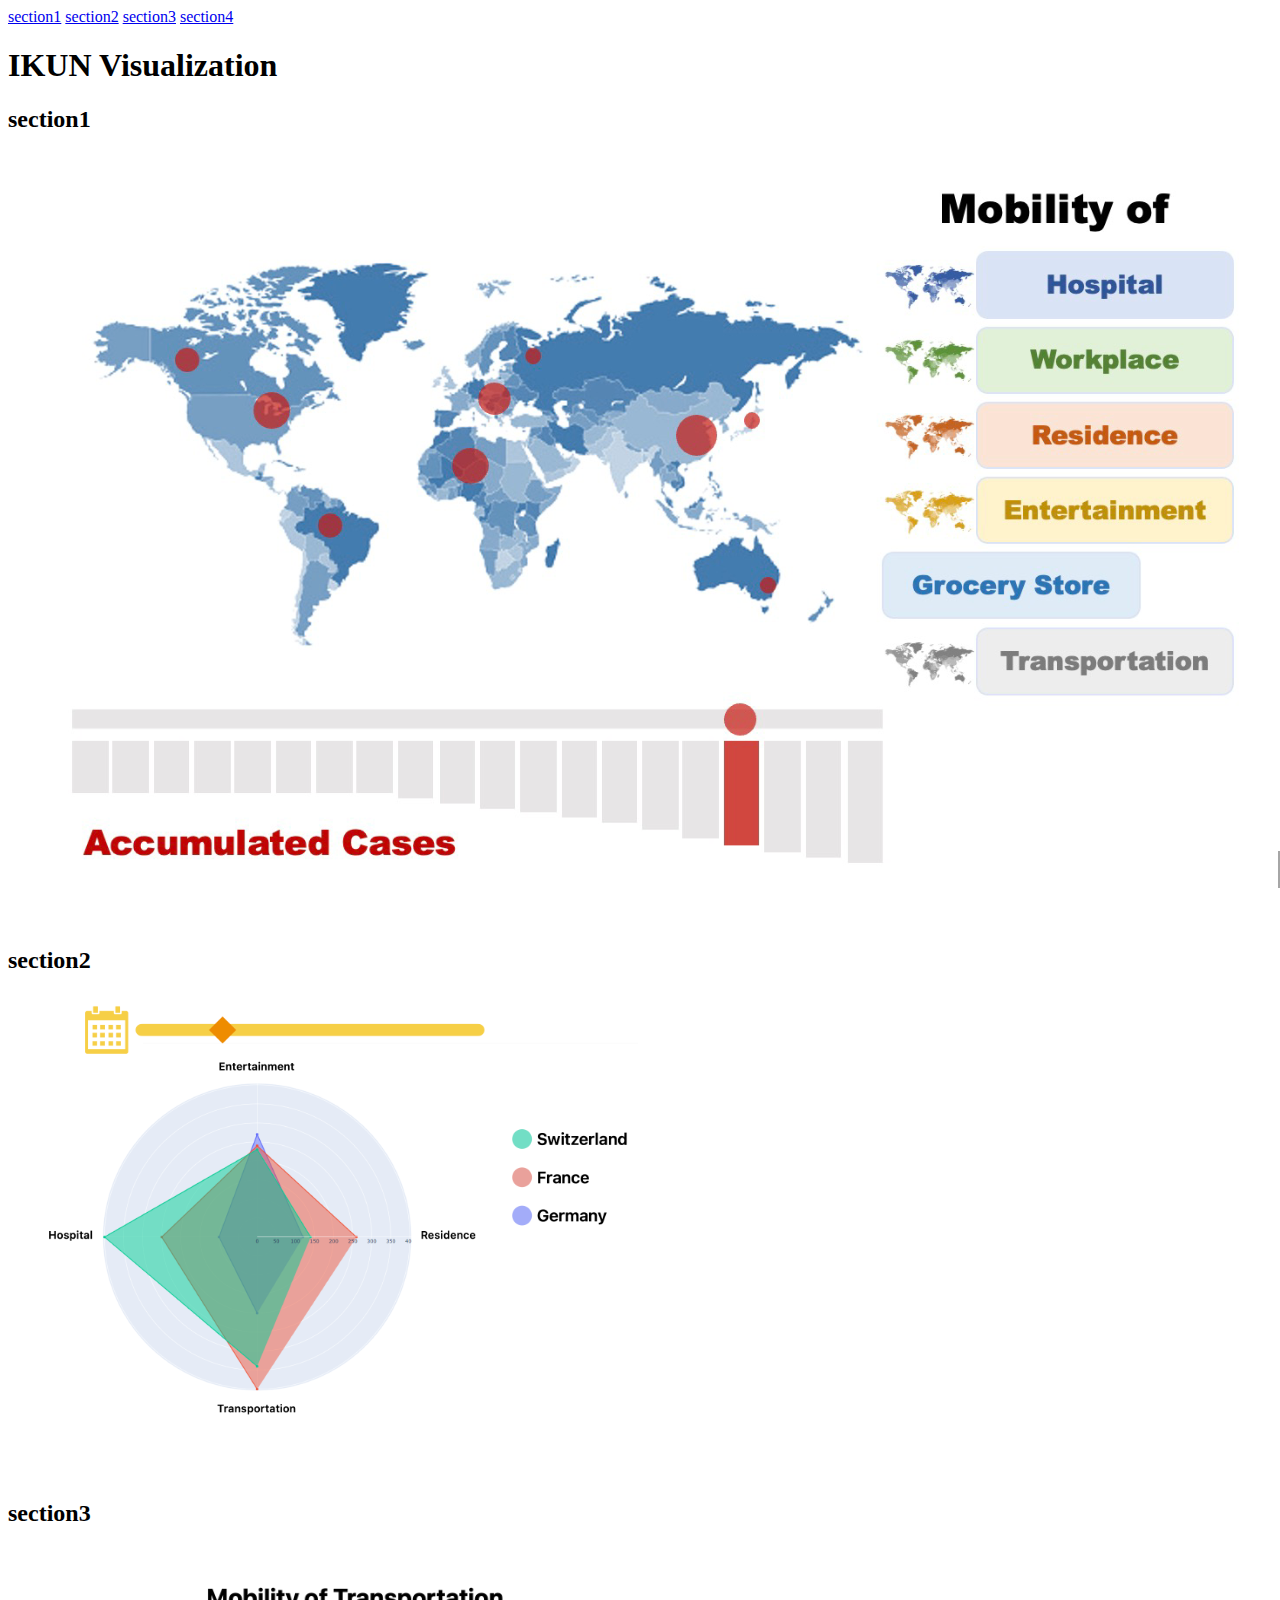
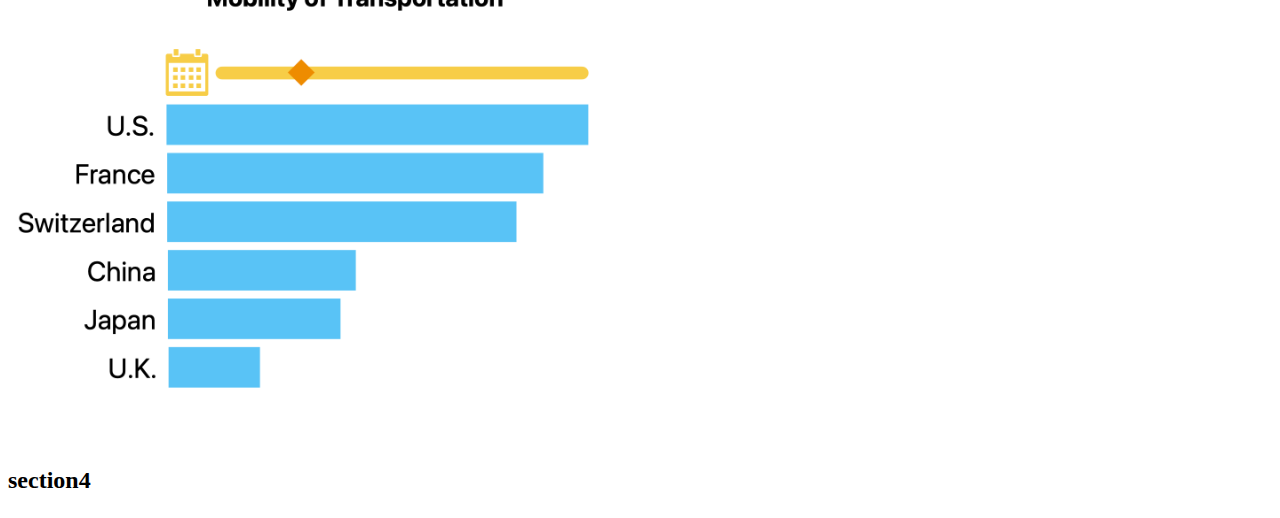
<file: docs/milestone2_index.html>
<!doctype html>
<html lang="en">

  <head>
  	<meta charset="utf-8">
  	<meta http-equiv="content-type" content="text/html; charset=utf-8">
  	<meta name="viewport" content="width=device-width, initial-scale=1.0">

  	<title>IKUN Visualization</title>
  	<meta name="description" content="COM480 Data Visualization">
  	<meta name="author" content="IKUN">
    <link href="styles/style.css" rel="stylesheet" />
    <script src="https://d3js.org/d3.v7.min.js"></script>


  </head>

  <body>

    <!-- Side navigation -->
    <div class="sidenav">
      <a href="#section1">section1</a>
      <a href="#section2">section2</a>
      <a href="#section3">section3</a>
      <a href="#section4">section4</a>
    </div>

    <div class="content">
      <header class="title">
    			<h1>IKUN Visualization</h1>
      </header>

      <p id="section1">
        <h2>section1<h2>
          <img src="images/core.png" alt="core image" />
      </p>

      <p id="section2">
        <h2>section2<h2>
          <img src="images/part2.png" alt="core image" />
      </p>

      <p id="section3">
        <h2>section3<h2>
          <img src="images/part3.png" alt="core image" />
      </p>

      <p id="section4">
        <h2>section4<h2>
      </p>
    </div>





  </body>

</html>
</file>
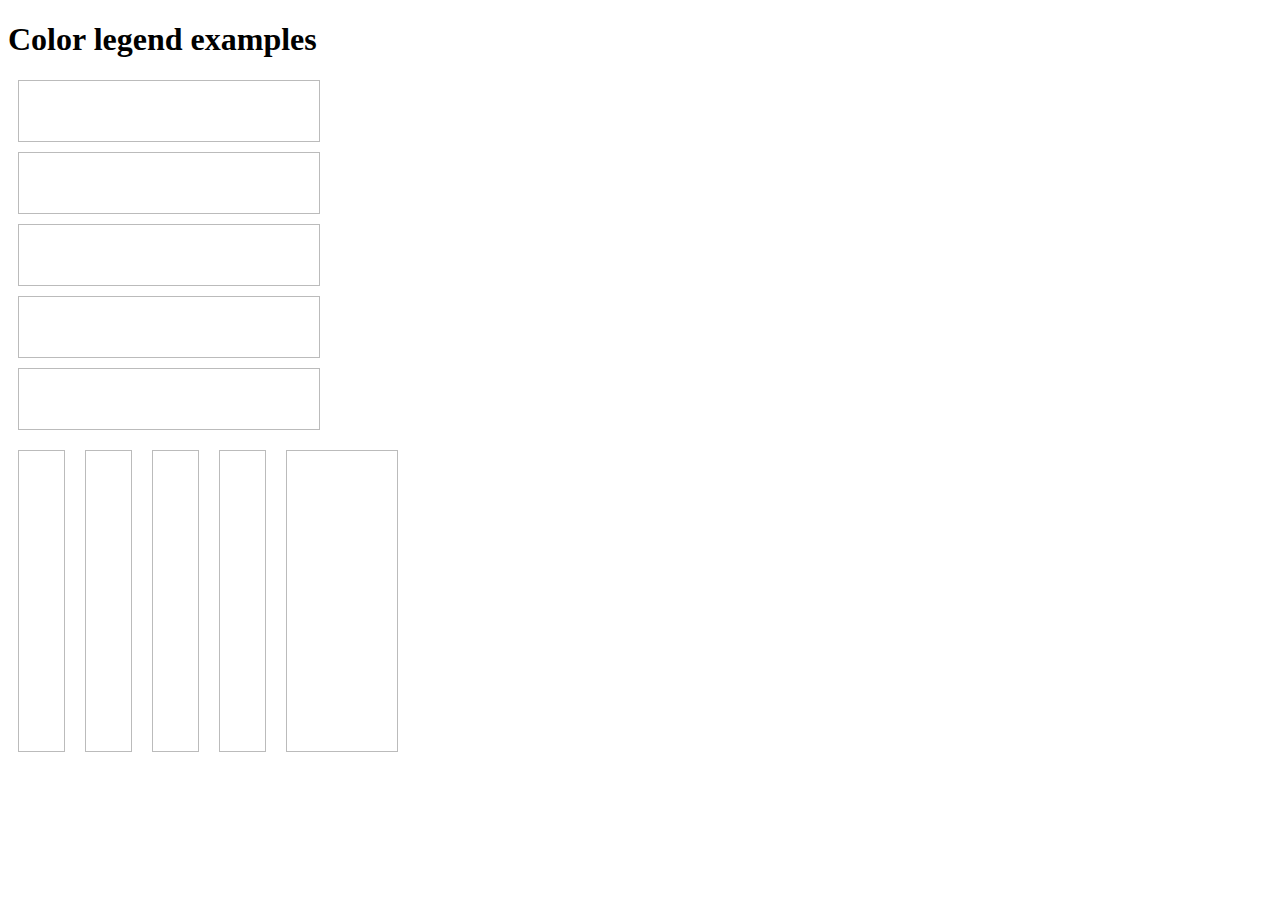
<file: docs/test2.html>
<!doctype html>
<html>
  <head>
    <title>Color Legend Example</title>
    <script src="https://d3js.org/d3.v6.js"></script>
    <script src="./scripts/legends.js"></script>
    <style type="text/css">
      body {
        font-family: "Helvetica Neue", Helvetica, Arial, sans-serif
        background-color: #eee;
      }

      .legend {
        background-color: #fff;
        width: 300px;
        height: 60px;
        border: 1px solid #bbb;
        margin: 10px;
      }

      #quantileLegend .colorlegend-labels {
        font-size: 11px;
        fill: black;
      }
      #linearLegend .colorlegend-labels {
        font-size: 9px;
        fill: #888;
      }
      #ordinalLegend .colorlegend-title {
        font-size: 18px;
        fill: #aaa;
      }

      .legend2,
      .legend2ordinal {
        background-color: #fff;
        width: 45px;
        height: 300px;
        border: 1px solid #bbb;
        margin: 10px;
        float: left;
      }

      .legend2ordinal {
        width: 110px;
      }

    </style>
  </head>
  <body>

    <h1>Color legend examples</h1>

    <div id="quantileLegend" class="legend"></div>
    <div id="linearLegend" class="legend"></div>
    <div id="linearLegend2" class="legend"></div>
    <div id="ordinalLegend" class="legend"></div>
    <div id="ordinalLegend2" class="legend"></div>

    <div id="quantileLegendVertical" class="legend2"></div>
    <div id="linearLegendVertical" class="legend2"></div>
    <div id="linearLegend2Vertical" class="legend2"></div>
    <div id="ordinalLegendVertical" class="legend2"></div>
    <div id="ordinalLegend2Vertical" class="legend2ordinal"></div>

    <script type="text/javascript">

      var data = [0,1,3,5,7,8,10,13,15,20];
      var min = d3.min(data);
      var mean = d3.sum(data) / data.length;
      var max = d3.max(data);

      // quantile scale
      var redBlueScale = ["rgb(103, 0, 31)", "rgb( 178, 24, 43)", "rgb( 214, 96, 77)", "rgb( 244, 165, 130)", "rgb( 253, 219, 199)", "rgb( 209, 229, 240)", "rgb( 146, 197, 222)", "rgb( 67, 147, 195)", "rgb( 33, 102, 172)", "rgb( 5, 48, 97)"];
      var qScale = d3.scale.quantile()
            .domain([min, mean, max])
            .range(redBlueScale);
            // console.log(qScale.domain());
      colorlegend("#quantileLegend", qScale, "quantile", {title: "quantile", boxHeight: 15, boxWidth: 30});



      // linear scale, 2 colors
      var lScale = d3.scale.linear()
            .domain([min, max])
            .range(["rgb(103, 0, 31)", "rgb( 5, 48, 97)"]);
      colorlegend("#linearLegend", lScale, "linear", {title: "linear"});

      // linear scale, 3 colors
      var lScale2 = d3.scale.linear()
            .domain([min, mean, max])
            .range(["rgb(103, 0, 31)", "rgb(200,200,200)", "rgb( 5, 48, 97)"]);
      colorlegend("#linearLegend2", lScale2, "linear", {title: "linear (3 colors)", boxHeight: 20, boxWidth: 20, linearBoxes: 7});

      // ordinal scale
      var oData = ["A", "B", "C", "D", "E", "F"]
      var oScale = d3.scale.category20()
            .domain(oData);
      colorlegend("#ordinalLegend", oScale, "ordinal", {title: "ordinal", boxHeight: 6, boxWidth: 20});

      // another ordinal scale
      var oData2 = [{"Apples": 3}, {"Bananas": 6}, {"Coconuts": 7}, {"Dates": 9}, {"Oranges": 7}, {"Canadian Blackberry": 2}];
      var oScale2 = d3.scale.category20c()
            .domain( ["Apples", "Bananas", "Coconuts", "Dates", "Oranges", "Canadian Blackberry"] );
      colorlegend("#ordinalLegend2", oScale2, "ordinal", {boxHeight: 8, boxWidth:60});



      // Vertical ones
      // quantile scale
      var redBlueScale = ["rgb(103, 0, 31)", "rgb( 178, 24, 43)", "rgb( 214, 96, 77)", "rgb( 244, 165, 130)", "rgb( 253, 219, 199)", "rgb( 209, 229, 240)", "rgb( 146, 197, 222)", "rgb( 67, 147, 195)", "rgb( 33, 102, 172)", "rgb( 5, 48, 97)"];
      var qScale = d3.scale.quantile()
            .domain([min, mean, max])
            .range(redBlueScale);
      colorlegend("#quantileLegendVertical", qScale, "quantile", {title: "quantile", boxHeight: 30, boxWidth: 15, vertical: true });

      // linear scale, 2 colors
      var lScale = d3.scale.linear()
            .domain([min, max])
            .range(["rgb(103, 0, 31)", "rgb( 5, 48, 97)"]);
      colorlegend("#linearLegendVertical", lScale, "linear", {title: "linear", vertical: true });

      // linear scale, 3 colors
      var lScale2 = d3.scale.linear()
            .domain([min, mean, max])
            .range(["rgb(103, 0, 31)", "rgb(200,200,200)", "rgb( 5, 48, 97)"]);
      colorlegend("#linearLegend2Vertical", lScale2, "linear", {title: "linear (3 colors)", boxHeight: 20, boxWidth: 20, linearBoxes: 7, vertical: true });

      // ordinal scale
      var oData = ["A", "B", "C", "D", "E", "F"]
      var oScale = d3.scale.category20()
            .domain(oData);
      colorlegend("#ordinalLegendVertical", oScale, "ordinal", {title: "ordinal", boxHeight: 20, boxWidth: 6, vertical: true });

      // another ordinal scale
      var oData2 = [{"Apples": 3}, {"Bananas": 6}, {"Coconuts": 7}, {"Dates": 9}, {"Oranges": 7}, {"Canadian Blackberry": 2}];
      var oScale2 = d3.scale.category20c()
            .domain( ["Apples", "Bananas", "Coconuts", "Dates", "Oranges", "Canadian Blackberry"] );
      colorlegend("#ordinalLegend2Vertical", oScale2, "ordinal", {boxHeight: 60, boxWidth:8, vertical: true });



    </script>


  </body>
</html>
</file>
<file: docs/styles/style.css>
/* body {
  font-family: 'Open Sans', sans-serif;
  font-size: 11px;
  font-weight: 300;
  fill: #242424;
  text-align: center;
  text-shadow: 0 1px 0 #fff, 1px 0 0 #fff, -1px 0 0 #fff, 0 -1px 0 #fff;
  cursor: default;
} */

.legend {
  font-family: 'Raleway', sans-serif;
  fill: #333333;
}

.tooltip {
  fill: #333333;
}

#slider-wrapper {
  display: inline-block;
  width: 70%;
  margin-top: 40px;
  margin-right: 0px;
  margin-bottom: 0px;
  margin-left: 80px;
  /* margin: 15px 10px; */
}

#radarChart{

  text-align: center;

  /* margin: 15px 10px; */
}
</file>
